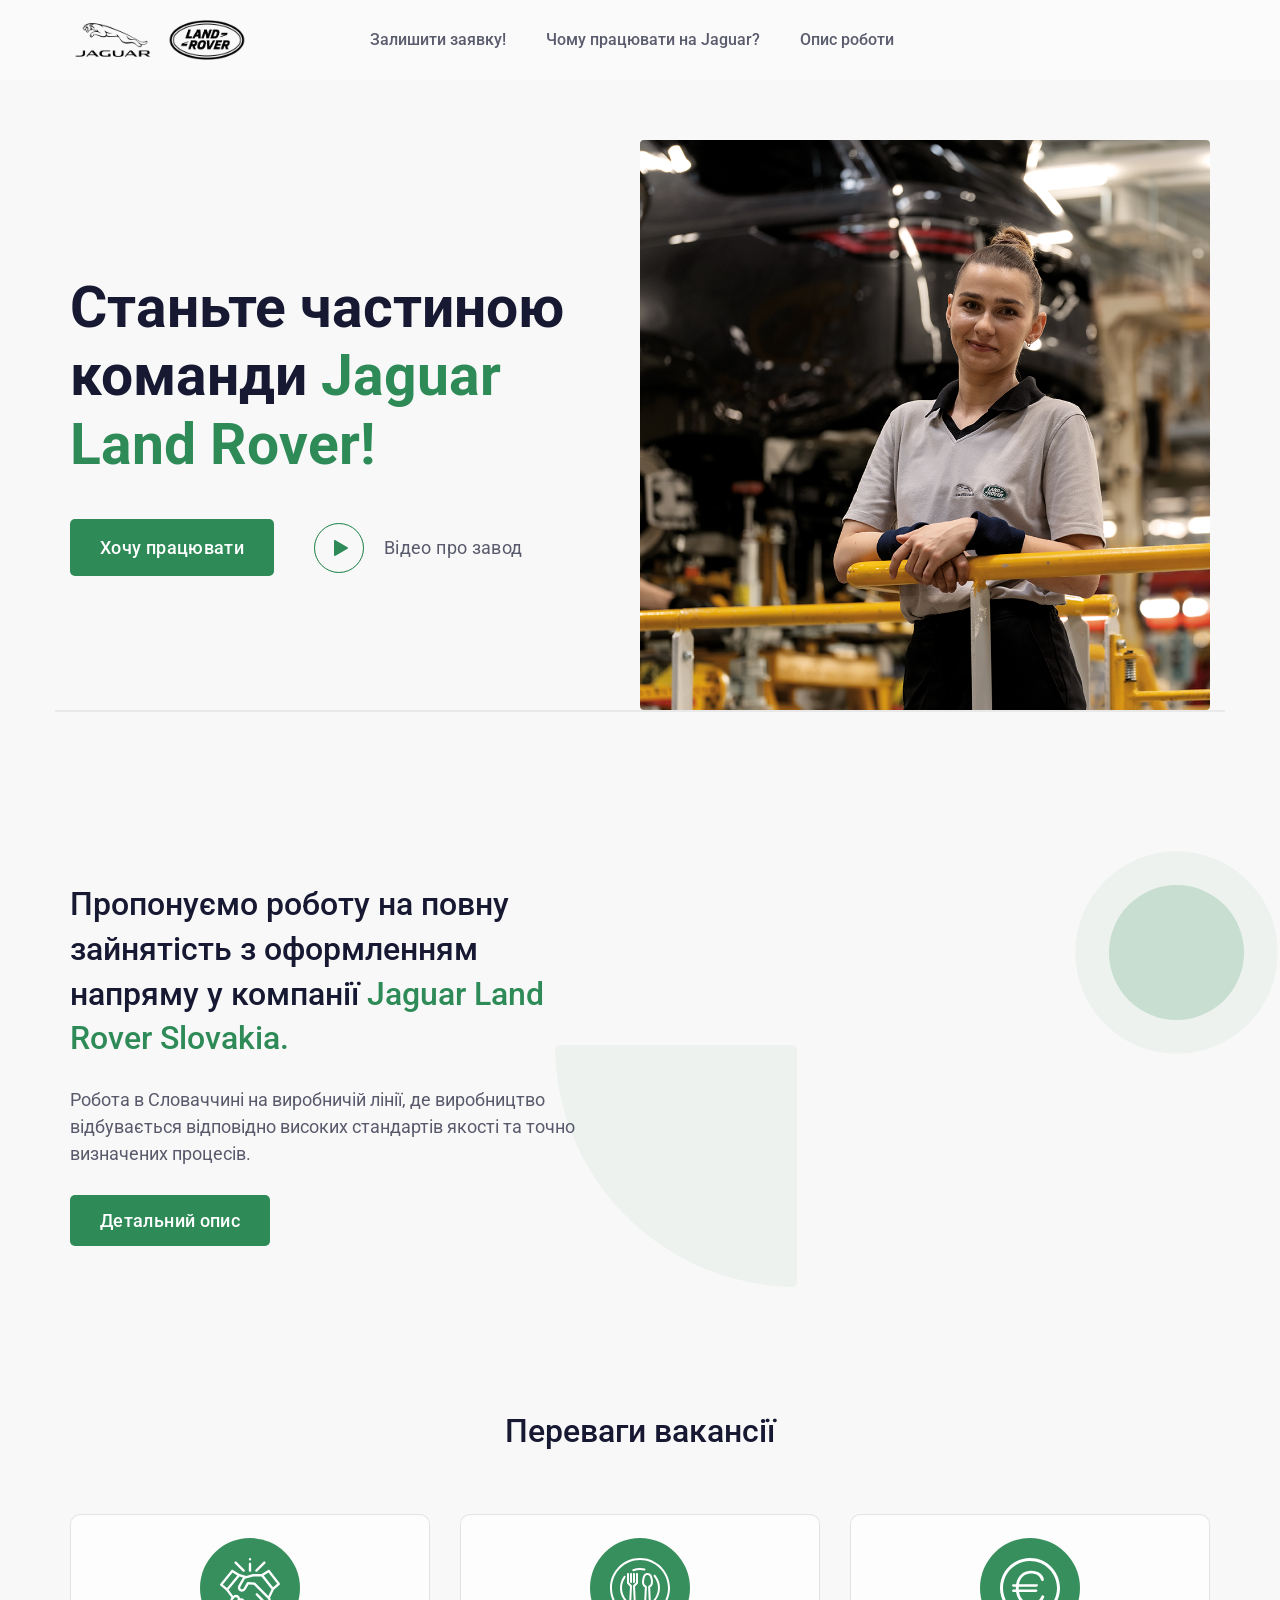
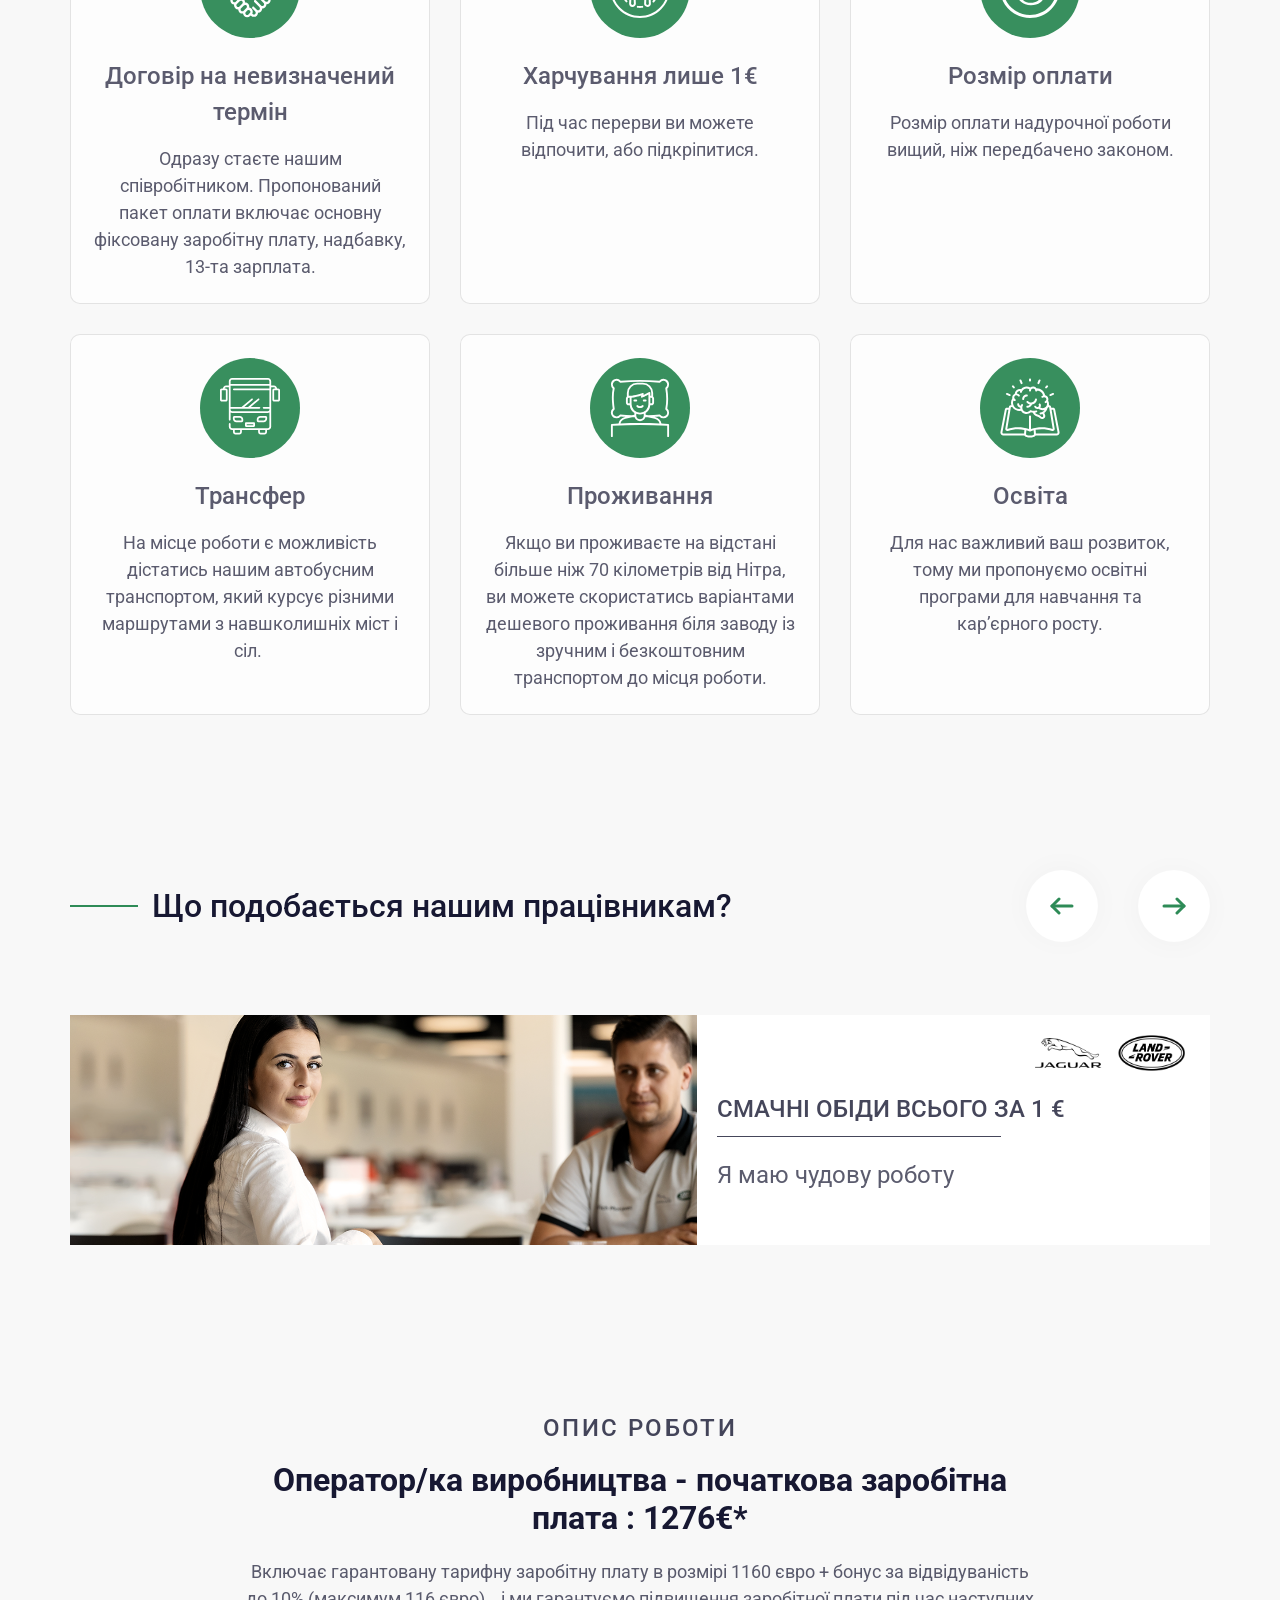
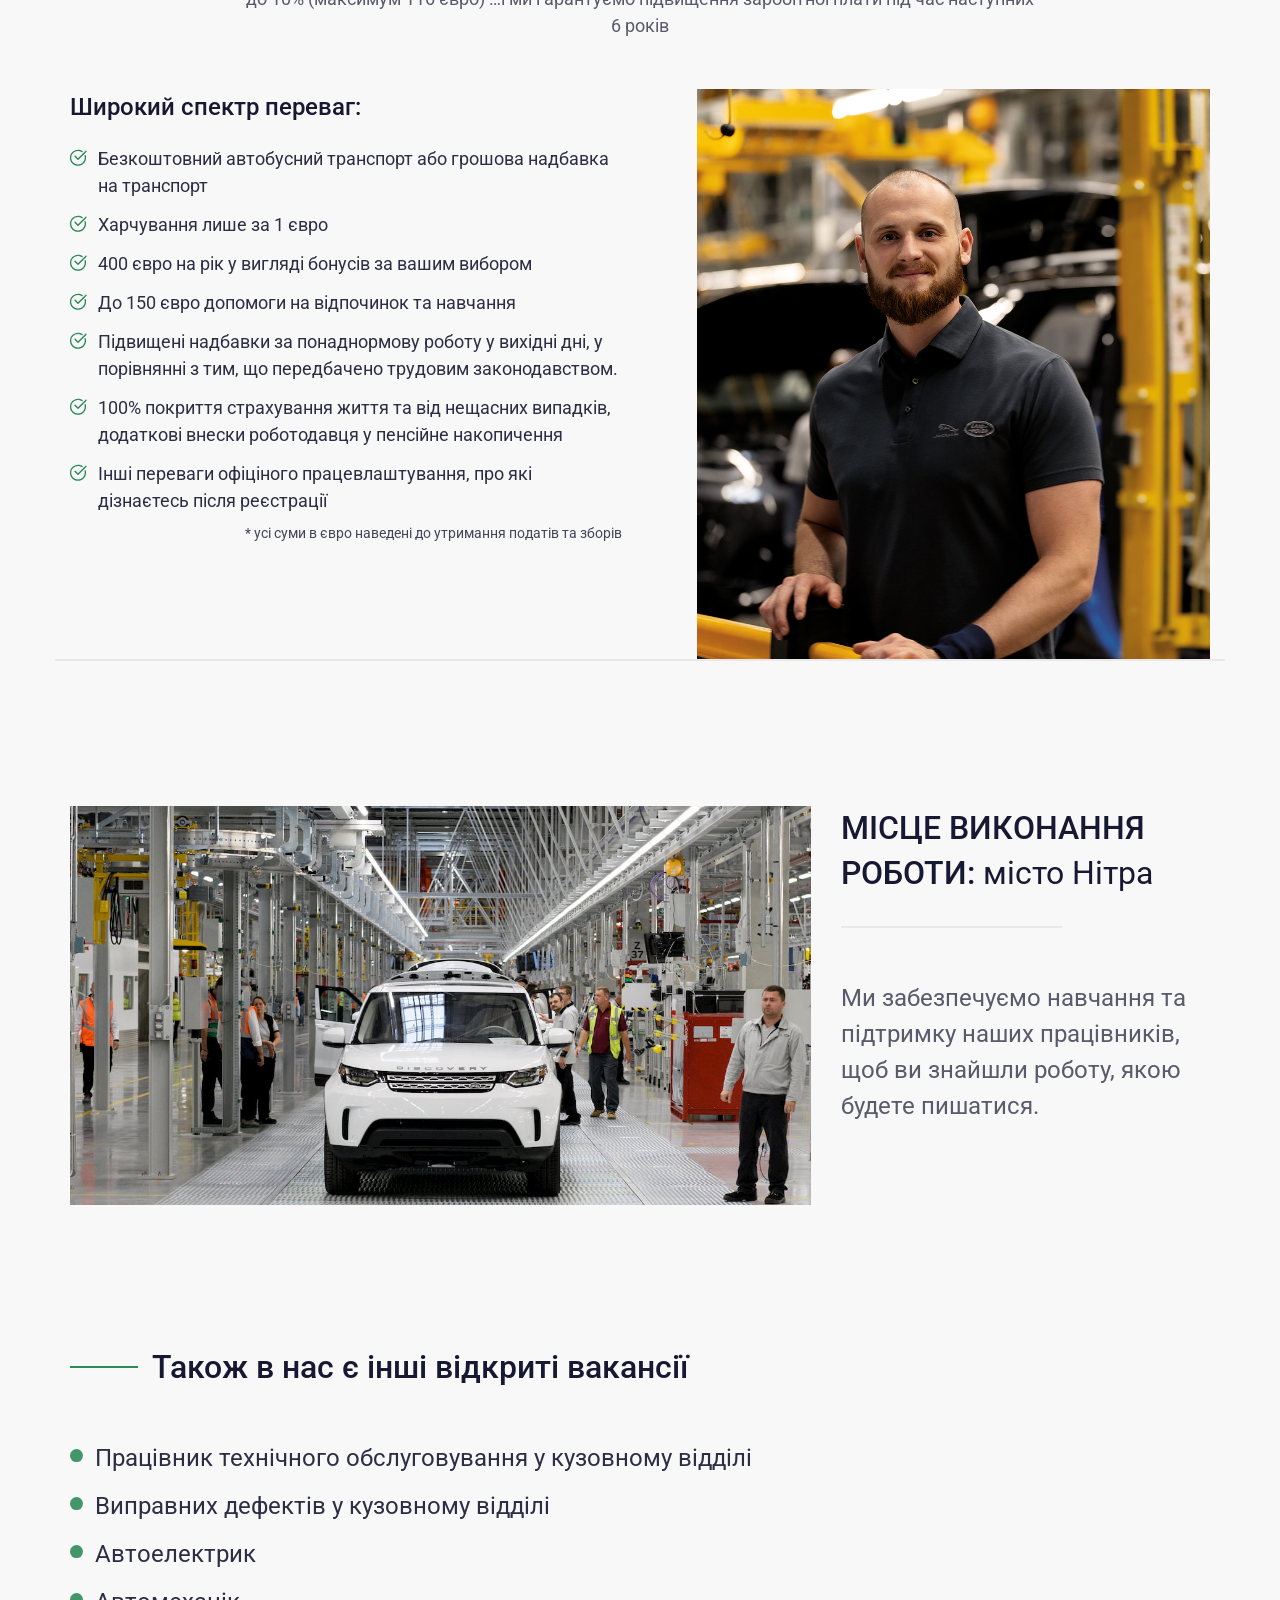
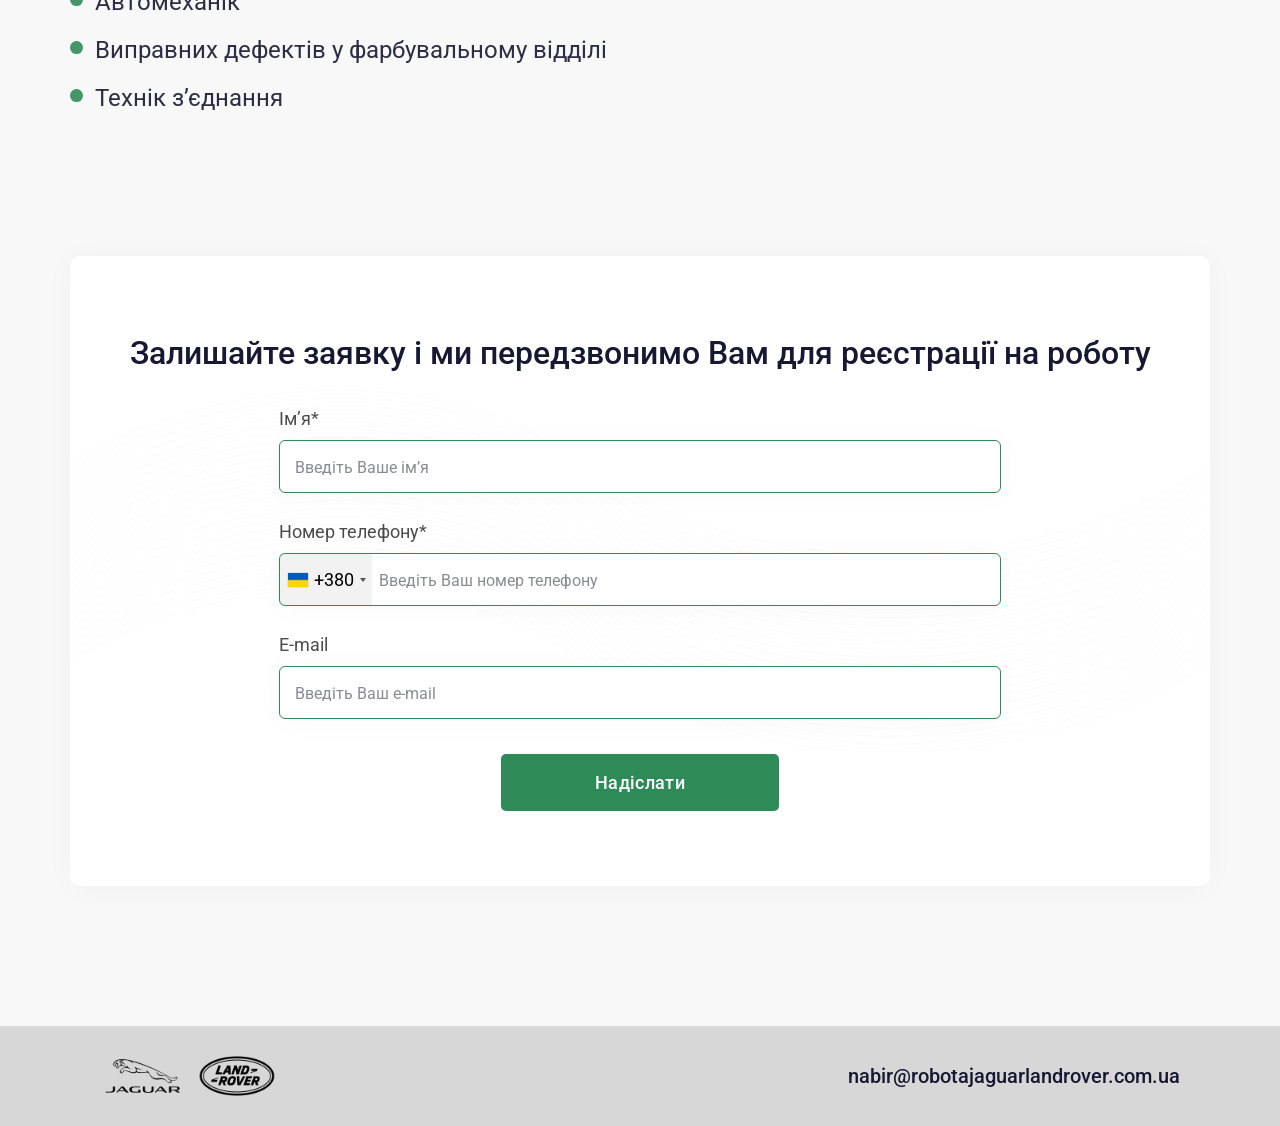
<file: index.html>
<!DOCTYPE html>
<html lang="uk">

<head>
    <meta charset="UTF-8">
    <meta http-equiv="X-UA-Compatible" content="IE=edge">
    <meta name="viewport" content="width=device-width, initial-scale=1.0">
    <link rel="stylesheet" href="css/style.css">
    <link rel="stylesheet" href="https://cdn.jsdelivr.net/npm/swiper@8/swiper-bundle.min.css">
    <link rel="stylesheet" href="tel/css/intlTelInput.css">
    <link rel="shortcut icon" href="img/icon/favicon.ico">
    <title>Робота в Словаччині на Jaguar Land Rover
    </title>
</head>

<body>
    <div class="wrapper">

        <header class="header">
            <div class="header__container">
                <a href="#" class="header__logo">
                    <img src="img/cropped-JLR-logo.png" alt="">
                </a>
                <nav class="header__menu menu">
                    <ul class="menu__list">
                        <li class="menu__item">
                            <a data-goto=".form-page" href="#" class="menu__link">Залишити заявку! </a>
                        </li>
                        <li class="menu__item">
                            <a data-goto=".benefits-page" href="#" class="menu__link">Чому працювати на Jaguar? </a>
                        </li>
                        <li class="menu__item">
                            <a data-goto=".work-page" href="#" class="menu__link">Опис роботи</a>
                        </li>
                    </ul>
                </nav>
                <div class="header__burger burger">
                    <a class="burger__icon">
                        <span></span>
                    </a>
                </div>
            </div>
        </header>

        <main class="page">
            <section class="page__main main-page">
                <div class="main-page__container">
                    <div class="main-page__content">
                        <h1 class="main-page__title">
                            Станьте частиною команди <span>Jaguar Land Rover!</span>
                        </h1>
                        <div class="main-page__actions actions-main">
                            <a data-goto=".form-page" class="actions-main__button button">Хочу працювати</a>
                            <a class="actions-main__play" target="_blank"
                                href="https://www.youtube.com/watch?v=NEhsQ5lwHX8"><span>Відео
                                    про завод </span></a>
                        </div>
                        <div class="main-page__image main-page__image--mobile">
                            <img src="img/1.png" alt="Працівник">
                        </div>
                    </div>
                    <div class="main-page__image">
                        <img src="img/1.png" alt="Працівник">
                    </div>
                </div>
            </section>

            <section class="page__about about-page">
                <div class="about-page__container">
                    <div class="about-page__row">
                        <div class="about-page__content">
                            <h2 class="about-page__title">Пропонуємо роботу на повну зайнятість з оформленням напряму у
                                компанії<span> Jaguar Land Rover Slovakia.</span></h2>
                            <div class="about-page__text">Робота в Словаччині на виробничій лінії, де виробництво
                                відбувається
                                відповідно високих стандартів якості та точно визначених процесів.
                            </div>
                        </div>
                        <div class="about-page__video ibg">
                            <iframe src="https://www.youtube.com/embed/NEhsQ5lwHX8" title="YouTube video player"
                                allow="accelerometer; autoplay; clipboard-write; encrypted-media; gyroscope; picture-in-picture"
                                allowfullscreen></iframe>
                            <div class="decor"></div>
                        </div>
                    </div>
                    <a data-goto=".work-page" class="about-page__button button">Детальний опис</a>
                </div>
            </section>

            <section class="page__benefits benefits-page">
                <div class="benefits-page__container">
                    <h2 class="benefits-page__title">Переваги вакансії</h2>
                    <div class="benefits-page__items">
                        <div class="benefits-page__item item-benefits">
                            <div class="item-benefits__icon">
                                <img src="img/benefits/handshake-1.svg" alt="рукостискання">
                            </div>
                            <div class="item-benefits__title">Договір на невизначений термін</div>
                            <div class="item-benefits__text">Oдразу стаєте нашим співробітником. Пропонований пакет
                                оплати включає основну фіксовану заробітну плату, надбавку, 13-та зарплата.
                            </div>
                        </div>
                        <div class="benefits-page__item item-benefits">
                            <div class="item-benefits__icon">
                                <img src="img/benefits/dish.svg" alt="харчування">
                            </div>
                            <div class="item-benefits__title">Харчування лише 1€</div>
                            <div class="item-benefits__text">Під час перерви ви можете відпочити, або підкріпитися.
                            </div>
                        </div>
                        <div class="benefits-page__item item-benefits">
                            <div class="item-benefits__icon">
                                <img src="img/benefits/euro-1.svg" alt="євро">
                            </div>
                            <div class="item-benefits__title">Розмір оплати</div>
                            <div class="item-benefits__text">Розмір оплати надурочної роботи вищий, ніж передбачено
                                законом.
                            </div>
                        </div>
                        <div class="benefits-page__item item-benefits">
                            <div class="item-benefits__icon">
                                <img src="img/benefits/bus.svg" alt="бус">
                            </div>
                            <div class="item-benefits__title">Трансфер</div>
                            <div class="item-benefits__text">На місце роботи є можливість дістатись нашим автобусним
                                транспортом, який курсує різними маршрутами з навшколишніх міст і сіл. 
                            </div>
                        </div>
                        <div class="benefits-page__item item-benefits">
                            <div class="item-benefits__icon">
                                <img src="img/benefits/sleeping.svg" alt="проживання">
                            </div>
                            <div class="item-benefits__title">Проживання</div>
                            <div class="item-benefits__text">Якщо ви проживаєте на відстані більше ніж 70 кілометрів від
                                Нітра, ви можете скористатись варіантами дешевого проживання біля заводу із зручним і
                                безкоштовним транспортом до місця роботи.
                            </div>
                        </div>
                        <div class="benefits-page__item item-benefits">
                            <div class="item-benefits__icon">
                                <img src="img/benefits/book.svg" alt="освіта">
                            </div>
                            <div class="item-benefits__title">Освіта</div>
                            <div class="item-benefits__text">Для нас важливий ваш розвиток, тому ми пропонуємо освітні
                                програми для навчання та кар’єрного росту.

                            </div>
                        </div>
                    </div>
                </div>
            </section>

            <section class="page__slider slider-page">
                <div class="slider-page__container">
                    <div class="slider-page__header">
                        <h2 class="slider-page__title title">Що подобається нашим працівникам?</h2>
                        <div class="slider-page__controls">
                            <button type="button" class="slider-page__arrow slider-page__arrow--left"></button>
                            <button type="button" class="slider-page__arrow slider-page__arrow--right"></button>
                        </div>
                    </div>
                    <div class="slider-page__slider swiper">
                        <div class="slider-page__wrapper image-slider swiper-wrapper">
                            <div class="slider-page__slide swiper-slide">
                                <div class="image-slider__image">
                                    <img src="img/1UA.png" alt="image">
                                </div>
                                <div class="image-slider__content slider-content">
                                    <div class="slider-content__logo">
                                        <img src="img/cropped-JLR-logo.png" alt="лого">
                                    </div>
                                    <div class="slider-content__title">Маю договір на невизначений строк</div>
                                    <div class="slider-content__text">Я маю чудову роботу</div>
                                </div>
                            </div>

                            <div class="slider-page__slide image-slider swiper-slide">
                                <div class="image-slider__image">
                                    <img src="img/2UA.png" alt="image">
                                </div>
                                <div class="image-slider__content slider-content">
                                    <div class="slider-content__logo">
                                        <img src="img/cropped-JLR-logo.png" alt="лого">
                                    </div>
                                    <div class="slider-content__title">Смачні обіди всього за 1 €</div>
                                    <div class="slider-content__text">Я маю чудову роботу</div>
                                </div>
                            </div>
                            <div class="slider-page__slide image-slider swiper-slide">
                                <div class="image-slider__image">
                                    <img src="img/3UA.png" alt="image">
                                </div>
                                <div class="image-slider__content slider-content">
                                    <div class="slider-content__logo">
                                        <img src="img/cropped-JLR-logo.png" alt="лого">
                                    </div>
                                    <div class="slider-content__title">Отримую щомісячні бонуси</div>
                                    <div class="slider-content__text">Я маю чудову роботу</div>
                                </div>
                            </div>
                            <div class="slider-page__slide swiper-slide">
                                <div class="image-slider__image">
                                    <img src="img/4UA.png" alt="image">
                                </div>
                                <div class="image-slider__content slider-content">
                                    <div class="slider-content__logo">
                                        <img src="img/cropped-JLR-logo.png" alt="лого">
                                    </div>
                                    <div class="slider-content__title">Безкоштовні тренінги для кар'єрного розвитку
                                    </div>
                                    <div class="slider-content__text">Я маю чудову роботу</div>
                                </div>
                            </div>
                            <div class="slider-page__slide swiper-slide">
                                <div class="image-slider__image">
                                    <img src="img/5UA.png" alt="image">
                                </div>
                                <div class="image-slider__content slider-content">
                                    <div class="slider-content__logo">
                                        <img src="img/cropped-JLR-logo.png" alt="лого">
                                    </div>
                                    <div class="slider-content__title">Безкоштовний трансфер до місця роботи</div>
                                    <div class="slider-content__text">Я маю чудову роботу</div>
                                </div>
                            </div>

                        </div>
                    </div>
                </div>
            </section>

            <section class="page__work work-page">
                <div class="work-page__container">
                    <div class="work-page__header">
                        <h3 class="work-page__label">Опис роботи</h3>
                        <h3 class="work-page__title">Оператор/ка виробництва -
                            початкова заробітна плата : 1276€*
                        </h3>
                        <h3 class="work-page__text">Bключає гарантовану тарифну заробітну плату в розмірі 1160 євро
                            + бонус за відвідуваність до 10% (максимум 116 євро)
                            …і ми гарантуємо підвищення заробітної плати під час наступних 6 років
                        </h3>
                    </div>
                    <div class="work-page__body">
                        <div class="work-page__content content-work">
                            <div class="content-work__title">Широкий спектр переваг:</div>
                            <ul class="content-work__list">
                                <li>Безкоштовний автобусний транспорт або грошова надбавка на транспорт</li>
                                <li>Харчування лише за 1 євро</li>
                                <li>400 євро на рік у вигляді бонусів за вашим вибором</li>
                                <li>До 150 євро допомоги на відпочинок та навчання</li>
                                <li>Підвищені надбавки за понаднормову роботу у вихідні дні, у порівнянні з тим, що
                                    передбачено трудовим законодавством.</li>
                                <li>100% покриття страхування життя та від нещасних випадків, додаткові внески
                                    роботодавця у
                                    пенсійне накопичення</li>
                                <li>Інші переваги офіціного працевлаштування, про які дізнаєтесь після реєстрації
                                </li>
                            </ul>
                            <div class="content-work__text">* усі суми в євро наведені до утримання податів та зборів
                            </div>
                        </div>
                        <div class="work-page__image ibg">
                            <img src="img/2.png" alt="Робота">
                        </div>
                    </div>
                </div>
            </section>

            <section class="page__location location-page">
                <div class="location-page__container">
                    <div class="location-page__image ibg">
                        <img src="img/a86f6cb8-eba3-445c-be76-f1ad46ae2a42.jpeg" alt="Місце роботи">
                    </div>
                    <div class="location-page__content">
                        <h2 class="location-page__title"><span>МІСЦЕ ВИКОНАННЯ РОБОТИ:</span> місто Нітра
                        </h2>
                        <div class="location-page__text">Ми забезпечуємо навчання та підтримку наших працівників, щоб ви
                            знайшли роботу, якою будете пишатися.
                        </div>
                    </div>
                </div>
            </section>

            <section class="page__vacancy vacancy-page">
                <div class="vacancy-page__container">
                    <h2 class="vacancy-page__title title">Також в нас є інші відкриті вакансії</h2>
                    <ul class="vacancy-page__list">
                        <li>Працівник технічного обслуговування у кузовному відділі</li>
                        <li>Виправних дефектів у кузовному відділі</li>
                        <li>Автоелектрик</li>
                        <li>Автомеханік</li>
                        <li>Виправних дефектів у фарбувальному відділі</li>
                        <li>Технік з’єднання</li>
                    </ul>
                </div>
            </section>

            <section class="page__form form-page">
                <div class="form-page__container">
                    <div class="form-page__content">
                        <h2 class="form-page__title">Залишайте заявку і ми передзвонимо Вам для реєстрації на роботу
                        </h2>
                        <form action="#" class="form-page__form form">
                            <div class="form__line">
                                <label for="name" class="form__label">Ім’я*</label>
                                <input class="form__input" id="name" required type="text" name="name"
                                    placeholder="Введіть Ваше ім’я">
                            </div>
                            <div class="form__line">
                                <label for="phone" class="form__label">Номер телефону*</label>
                                <input class="form__input" id="phone" required autocomplete="off" type="tel"
                                    name="e-mail" placeholder="Введіть Ваш номер телефону">
                            </div>
                            <div class="form__line">
                                <label for="e-mail" class="form__label">E-mail</label>
                                <input class="form__input" id="e-mail" autocomplete="off" type="email" name="e-mail"
                                    placeholder="Введіть Ваш e-mail">
                            </div>
                            <button type="submit" class="form__button button"><span>Надіслати</span></button>
                        </form>
                    </div>
                </div>
            </section>
        </main>

        <footer class="footer">
            <div class="footer__container">
                <div class="footer__content">
                    <div class="footer__logo">
                        <img src="img/cropped-JLR-logo.png" alt="logo">
                    </div>
                    <a href="mailto:nabir@robotajaguarlandrover.com.ua"
                        class="footer__text">nabir@robotajaguarlandrover.com.ua</a>
                </div>
            </div>
        </footer>

    </div>
    <script src="https://ajax.googleapis.com/ajax/libs/jquery/1.9.1/jquery.min.js"></script>
    <script src="tel/js/intlTelInput.js"></script>
    <script src="https://cdn.jsdelivr.net/npm/swiper@8/swiper-bundle.min.js"></script>
    <script src="app.js"></script>
</body>

</html>
</file>
<file: css/style.css>
@import url('reset.css');
@import url('fonts.css');
@import url('components.css');


[class*="__container"] {
    max-width: 1170px;
    margin: 0 auto;
    padding: 0 15px 0px 15px
}

body._lock {
    overflow: hidden;
}

.page {
    background: #F8F8F8;
}
.page__main {
}
.page__about {
}
.page__benefits {
}
.page__slider {
}
.page__work {
}
.page__location {
}
.page__vacancy {
}
.page__form {
}
/* ============================================== */

body {
    font-family: "Roboto", sans-serif;
    font-size: 1.125rem;
}

.header {
    position: fixed;
    top: 0;
    left: 0;
    width: 100%;
    padding: 20px 0;
    z-index: 100;
    background-color: #ffffff5a;
 
}
.header__container {
    display: flex;
    align-items: center;
    gap: 120px;
}

.header__logo {
    flex: 0 0 180px;
    z-index: 5;
}

.header__logo img {
    max-width: 100%;
}

.header__menu {
    flex: 1 1 auto;
}

@media (min-width: 767px) {
    .menu__list {
        display: flex;
        flex-wrap: wrap;
        column-gap: 40px;
        row-gap: 15px;
    }
}

.menu__link {
    position: relative;
    font-weight: 500;
    font-size: 16px;
    line-height: 1.6;
    padding-bottom: 15px;
    color: hsla(238, 37%, 14%, 0.7);
}

.menu__link:before {
	display: inline-block;
	position: absolute;
	left: 0;
    bottom: 0;
	width: 0;
	height: 2px;
	background-color: #2E8B57;
	content: "";
	transition: width 0.3s ease-out;
}

@media (any-hover: hover){
	.menu__link:hover:before,
    .menu__link:focus:before {
	width: 100%;
    }
}

.burger {
    display: none;
}

@media (max-width:990px){
	.header__container {
        gap: 70px;
    }
    .menu__list {
    column-gap: 25px;
  }
}

@media (max-width: 767px) {

	.header__container {
        justify-content: space-between;
    }

  .burger {
    position: relative;
    z-index: 5;
    display: block;
    width: 40px;
    height: 30px;
    cursor: pointer;
  }

  .burger__icon span,
  .burger__icon::before,
  .burger__icon::after {
    left: 0;
    position: absolute;
    height: 10%;
    width: 100%;
    background-color: rgb(0, 0, 0);
    transition: all 0.3s ease 0s;
  }

  .burger__icon::before,
  .burger__icon::after {
    content: "";
  }

  .burger__icon::before {
    top: 0;
  }

  .burger__icon::after {
    bottom: 0;
  }

  .burger__icon span {
    top: 50%;
    transform: scale(1) translate(0px, -50%);
  }

  .burger__icon._active span {
    transform: scale(0) translate(0px, -50%);
  }

  .burger__icon._active::before {
    top: 50%;
    transform: rotate(-45deg) translate(0px, -50%);
  }

  .burger__icon._active::after {
    bottom: 50%;
    transform: rotate(45deg) translate(0px, 50%);
  }

  .menu {
    position: fixed;
    top: 0;
    left: -100%;
    width: 100%;
    height: 100%;
    background-color:  hsla(146, 50%, 36%, 0.95);
    padding: 100px 30px 30px 30px;
    transition: left 0.3s ease 0s;
    overflow: auto;
    text-align: center;
  }

  .menu._active {
    left: 0;
  }

  .menu__item:not(:last-child) {
    margin-bottom: 30px;
  }

  .menu__item {
    text-align: center;
  }

  .menu__link {
    color: #fff;
    font-size: 32px;
  }

  .menu__list::before {
    content: "";
    position: fixed;
    width: 100%;
    top: 0;
    left: 0;
    height: 80px;
    background-color: #F8F8F8;
    z-index: 2;
  }
}

/* ============================================== */

.main-page {
    padding: 140px 0 70px 0;
    background: #F8F8F8;
}
.main-page__container {
    display: flex;
    align-items: center;
    border-bottom: 2px solid rgba(0, 0, 0, 0.06);
}
.main-page__content {
    flex: 1 1 50%;
    padding-right: 15px;
}
.main-page__title {
    font-weight: 700;
    font-size: 57px;
    line-height: 1.2;
    color: #171832;
    margin-bottom: 20px;
}

.main-page__title:not(:last-child) {
    margin-bottom: 40px;
}

.main-page__title span {
    color: #2E8B57;
}

.main-page__actions {
   
}

.actions-main {
    display: flex;
    align-items: center;
    gap: 40px;
}

.actions-main__button {
    flex: 0 0 auto;
}

.actions-main__play {
    position: relative;
    line-height: 1.5;
    letter-spacing: 0.02em;
    color: hsla(238, 37%, 14%, 0.7);
    display: inline-flex;
    gap: 20px;
    align-items: center;

}

.actions-main__play::before {
    content: '';
    align-items: center;
    flex: 0 0 50px;
    width: 50px;
    height: 50px;
    border-radius: 50%;
    border: 1px solid #2E8B57;
    background: url('../img/icon/play.svg') 55% no-repeat;
}

.actions-main__play::after {
    content: '';
    position: absolute;
    width: 50px;
    height: 50px;
    border-radius: 50%;
    border: 1px solid #2E8B57;
    opacity: 0.3;
    animation: play 0.7s linear infinite alternate-reverse;
}

@keyframes play {
    0%{
        opacity: 0.3;
        transform: scale(1);
    }
    100%{
        opacity: 0.5;
        transform: scale(1.6);
    }
}

@media (any-hover: hover){
	.actions-main__play:hover::after{
        animation-play-state: paused;        
    }
}

.main-page__image {
    flex: 1 1 50%;
    align-self: start;
    border-radius: 4px;
    overflow: hidden;
}

.main-page__image img {
    max-width: 100%;
}

.main-page__image--mobile {
    display: none;
}

@media (max-width:990px) {

    .main-page {
        padding: 110px 0 30px 0;
    }

    .main-page__content {
        flex: 1 1 65%;
    }

    .main-page__title {
        font-size: 42px;
        margin-bottom: 25px;
    }

    .main-page__image {
        flex: 0 1 35%;
        border-radius: 4px;
        overflow: hidden;
    }

}

@media (max-width:767px) {

    .main-page {
        padding: 90px 0 25px 0;
    }

    .main-page__container {
        text-align: center;
        border-bottom: none;
    }

    .main-page__content {
        flex: 1 1 100%;
        padding-right: 0;
    }

    .main-page__title {
        font-size: 42px;
    }

    .main-page__image {
        display: none;
    }  

    .main-page__image--mobile {
        display: block;
    }

    .main-page__actions {
        flex-direction: column;
        margin-bottom: 30px;
    }
}


/* =================================== */


.about-page {
    padding: 100px 0;
}
.about-page__container {
 
}

.about-page__row {
    display: flex;
}

.about-page__content {
    flex: 1 1 auto;
    padding-right: 60px;
    color: #171832;
}

.about-page__title {
    font-weight: 500;
    font-size: 32px;
    line-height: 1.4;
    margin-bottom: 25px;
}

.about-page__title span{
    font-weight: 500;
    font-size: 32px;
    line-height: 1.4;
    color: #2E8B57;

}

.about-page__text {
    line-height: 1.5;
    opacity: 0.7;
    margin-bottom: 40px;
}

.about-page__button {
}

.about-page__video {
    flex: 0 0 50%;
    padding-bottom: 20%;
}

.about-page__video iframe {
    z-index: 2;
}

.decor {
    position: absolute;
    background: url('../img/decor/about_decor_1.svg') no-repeat;
    width: 484px;
    height: 484px;
    top: 50%;
    left: -15%;
}

.about-page__video::before {
    position: absolute;
    content: '';
    background-color: #2E8B57;
    border-radius: 50%;
    opacity: 0.05;
    width: 135px;
    height: 135px;
    top: 1%;
    right: -6%;
    transform: scale(1.5);
}

.about-page__video::after {
    position: absolute;
    content: '';
    background-color: #2E8B57;
    border-radius: 50%;
    opacity: 0.2;
    width: 135px;
    height: 135px;
    top: 1%;
    right: -6%;
}


@media (max-width:990px) {
    .about-page__row {
       flex-direction: column;
       margin-bottom: 30px;
       text-align: center;
    }
    .about-page {
        padding: 30px 0;
    }
    .about-page__title {
        font-size: 32px;
    }
    .about-page__video {
        padding-bottom: 50%; 
        justify-self: stretch; 
    }
    .about-page__content {
        padding-right: 0;
    }

    .decor,
    .about-page__video::before,
    .about-page__video::after {
        display: none;
    }
  
    .about-page__button {
        display: flex;
        justify-content: center;
        max-width: 45%;
        margin: 0 auto;   
    }

}

@media (max-width:767px) {
    .about-page {
        padding: 25px 0;
    }
    .about-page__title {
        font-size: 26px;
    }

      .about-page__text {
        font-size: 16px;
    }

     .about-page__title {
        margin-bottom: 20px;
    }
    
    .about-page__text {
        line-height: 1.5;
        opacity: 0.7;
        margin-bottom: 25px;
    }
    
}

@media (max-width:560px) {

    .about-page__button {
        max-width: 90%;
    }
}

/* =================================================== */


.benefits-page {
    padding: 75px 0;
}

.benefits-page__title {
    font-weight: 500;
    font-size: 32px;
    line-height: 1.4;
    color: #171832;
    text-align: center;
    margin-bottom: 60px;
}

.benefits-page__items {
    display: grid;
    gap: 30px;
    grid-template-columns: repeat(auto-fit, minmax(290px,1fr));
}

.benefits-page__item {
}

.item-benefits {
    background: hsla(0, 0%, 100%, 0.7);
    padding: 23px;
    border: 1px solid rgba(0, 0, 0, 0.1);
    border-radius: 10px;
    display: flex;
    flex-direction: column;
    justify-content: center;
    align-items: center;
}

.item-benefits__icon {
    width: 100px;
    height: 100px;
    background-color:  hsla(146, 50%, 36%, 0.95);
    border-radius: 50%;
    display: flex;
    align-items: center;
    justify-content: center;
    margin-bottom: 20px;
}

.item-benefits__icon img {
   max-width: 60%;
}

.item-benefits__title { 
    font-weight: 500;
    font-size: 24px;
    line-height: 1.5;
    text-align: center;
    color: #171832;
    opacity: 0.7;
    margin-bottom: 15px;
}

.item-benefits__text {
    flex: 1 1 auto;
    line-height: 1.5;
    text-align: center;
    color: #171832;
    opacity: 0.7;
}

@media (max-width:990px) {
    .benefits-page {
        padding: 30px 0;
    }

    .benefits-page__title {
        font-size: 28px;
        margin-bottom: 30px;
    }
}

@media (max-width:767px) {
    .benefits-page {
        padding: 25px 0;
    }

    .benefits-page__title {
        font-size: 26px;
        margin-bottom: 20px;
    }
}

/* ======================================================== */

.slider-page {
    padding: 80px 0;
}

.slider-page__container {
}

.slider-page__header {
    display: flex;
    justify-content: space-between;
    gap: 20px;
    align-items: center;
    margin-bottom: 73px;
}

.slider-page__title {
    flex: 1 1 auto;
}

.slider-page__controls {
    display: flex;
    align-items: center;
    gap: 40px;
}

.slider-page__arrow {
    width: 72px;
    height: 72px;
    background: #FFFFFF url(../img/icon/arrow.svg) center no-repeat;
    border-radius: 50%;
    box-shadow: 0px 2px 30px rgba(0, 0, 0, 0.03);
    transition: background-color 0.3s ease 0s;
}

.swiper-button-disabled {
    opacity: 0.4;
    cursor: default;
}

.slider-page__arrow--left {
    transform: rotate(180deg);
}

@media (any-hover: hover){
	.slider-page__arrow:hover {
		background-color:rgb(231, 231, 231);
    }
}

.slider-page__slider {

}

.slider-page__wrapper {
    
}

.slider-page__container {
    min-height: 385px; 
}


.slider-page__slide {
    background-color: #fff;
    display: flex;
    
}

.image-slider__image {
	position: relative;
    flex: 0 1 55%;
    min-height: 230px;
}


.image-slider__image img {
    object-fit: cover;
    position: absolute;
	top: 0;
	left: 0;
	width: 100%;
	height: 100%;
}

.slider-content {
    flex: 1 1 45%;
    display: flex;
    gap: 20px;
    padding: 20px;
    flex-direction: column;

}
.slider-content__logo {
    flex: 0 0 auto;
    max-width: 160px;
    align-self: flex-end;
}

.slider-content__logo img{
    max-width: 100%;
}

.slider-content__title {
    text-transform: uppercase;
    position: relative;
    font-weight: 500;
    font-size: 24px;
    line-height: 1.5;
    color: #171832;
    opacity: 0.8;
    padding-bottom: 10px;
}

.slider-content__title::before {
    content: "";
    position: absolute;
    display: inline-block;
    bottom: 0;
    width: 60%;
    height: 1px;
    background-color: #171832;
}

.slider-content__text {
    font-size: 24px;
    line-height: 1.5;
    color: #171832;
    opacity: 0.7;
}


@media (max-width: 990px) {
    .slider-page {
        padding: 30px 0;
    }

    .slider-page__controls {
        gap: 30px;
    }

    .slider-page__header {
        margin-bottom: 40px;
    }
}

@media (max-width: 767px) {
    .slider-page {
        padding: 25px 0;
    }

    .slider-page__container {
        margin-right: -15px;
    }

    .slider-page__slide {
        flex-direction: column;
    }

    .slider-page__header {
        flex-direction: column;
        margin-bottom: 20px;
    }

    .slider-page__title {  
        font-size: 20px;
        line-height: 1.3;
    }

    .slider-page__arrow {
        width: 62px;
        height: 62px;
    }

    .image-slider__image {
        min-height: 170px;
    }

    .slider-content__title,
    .slider-content__text {
        font-size: 22px;
 
    }
}


/* ====================================================================== */


.work-page {
    padding: 75px 0;
}

.work-page__container {
   border-bottom: 2px solid rgba(0, 0, 0, 0.06);
}

.work-page__header {
    text-align: center;
    margin: 0 auto;
    max-width: 800px;
    margin-bottom: 50px;
}

.work-page__label {
    font-weight: 500;
    font-size: 24px;
    line-height: 1.5;
    color: #171832;
    opacity: 0.8;
    text-transform: uppercase;
    letter-spacing: 0.1em;
}

.work-page__label:not(:last-child) {
    margin-bottom: 15px;
}

.work-page__title {
    font-weight: 700;
    font-size: 32px;
    line-height: 1.2;
    color: #171832;
    margin-bottom: 20px;
}

.work-page__title:not(:last-child) {
    margin-bottom: 20px;
}

.work-page__text {
    line-height: 1.5;
    color: #171832;
    opacity: 0.7;
}

.work-page__body {
    display: flex;
    align-items: flex-start;
    gap: 15px;
}

.work-page__content {
    flex: 1 1 auto;
    padding-right: 60px;
}

.content-work {
}

.content-work__title {
    font-weight: 500;
    font-size: 24px;
    line-height: 1.5;
    color: #171832;
    margin-bottom: 20px;
}

.content-work__list li {
    line-height: 1.5;
    display: flex;
    gap: 12px;
    color: hsla(238, 37%, 14%, 0.9);
}

.content-work__list li:not(:last-child) {
    margin-bottom: 12px;
}

.content-work__list:not(:last-child) {
    margin-bottom: 12px;
}

.content-work__text {
    font-size: 14px;
    color: #171832;
    opacity: 0.8;
    text-align: right;
}

.content-work__list li::before {
    content: '';
    flex: 0 0 16px;
    width: 16px;
    height: 16px;
    background: url('../img/icon/check.svg') center  no-repeat;
    transform: translateY(30%) scale(1.1);
    transition: transform 0.2s ease 0s;
}

@media (any-hover: hover){
	.content-work__list li:hover::before {
        transform: scale(1.2);
    }
}

.work-page__image {
    flex: 0 0 45%;
    padding-bottom: 50%;
}


@media (max-width: 990px) {
    .work-page {
        padding: 30px 0;
    }


    .work-page__container {
        border-bottom: none;
     }

    .work-page__header {
        margin-bottom: 30px;
    }

    .work-page__label {
        font-size: 22px;
        margin-bottom: 10px;
    }
    .work-page__body {
        flex-direction: column;
        align-items: stretch;
    }

    .work-page__content {
        padding-right: 0;
    }

    .work-page__image {    
        padding-bottom: 70%;
    }

    .work-page__image img {
        object-position: top;
    }
    
}


@media (max-width: 767px) {
    .work-page {
        padding: 25px 0;
    }

    .work-page__header {
        margin-bottom: 20px;
    }

    .work-page__label {
        font-size: 18px;
        margin-bottom: 10px;
    }

     .work-page__title {
        font-size: 22px;
    }

    .content-work__title {
        font-size: 22px;
    }
}

/* ================================== */

.location-page {
    padding: 70px 0;
}

.location-page__container {
    display: flex;
    align-self: flex-start;
}

.location-page__content {
    flex: 1 1 auto;
    padding-left: 30px;
}

.location-page__title {
    font-size: 32px;
    line-height: 1.4;
    margin-bottom: 25px;
    color: #171832;
    padding-bottom: 15px;
}

.location-page__title::after {
    content: '';
    display: inline-block;
    width: 60%;
    height: 2px;
    background-color: rgba(0, 0, 0, 0.06);
}


.location-page__title span {
    text-transform: uppercase;
    font-weight: 500;
    font-size: 32px;
    line-height: 1.4;
}

.location-page__text {
    line-height: 1.5;
    color: #171832;
    font-size: 24px;
    opacity: 0.7;
}

.location-page__image {
    flex: 0 0 65%;
    padding-bottom: 35%;
}

.location-page__image img {
    max-width: 100%;
}

@media (max-width: 990px) {
    .location-page {
        padding: 30px 0;
    }

    .location-page__container {
        flex-direction: column-reverse;
        align-items: stretch;
    }

    .location-page__content {
        text-align: center;
        padding-left: 0;
    }

    .location-page__title {
        font-size: 24px;
        padding-bottom: 0;
        line-height: 1.1;
        margin-bottom: 15px;
    }

    .location-page__title span { 
        font-size: 28px;
        line-height: 1.1;
    }

    .location-page__text {
        font-size: 20px;
        margin-bottom: 20px;
    }

    .location-page__image {
        padding-bottom: 70%;
       }
}

@media (max-width: 767px) {
    .location-page {
        padding: 25px 0;
    }

    .location-page__title {
        font-size: 22px;
        line-height: 1;
        margin-bottom: 10px;
    }
    .location-page__title span { 
        font-size: 24px;
        line-height: 1;
    }

    .location-page__text {
        font-size: 18px;
        margin-bottom: 15px;
    }
}

/* ======================================== */

.vacancy-page {
    padding: 70px 0;
}

.vacancy-page__container {
}

.vacancy-page__title {
    margin-bottom: 50px;
}


.vacancy-page__list{
    display: inline-block;
}

.vacancy-page__list li {
    line-height: 1.5;
    font-size: 24px;
    display: flex;
    gap: 12px;
    color: hsla(238, 37%, 14%, 0.9);
}

.vacancy-page__list li:not(:last-child) {
    margin-bottom: 12px;
}

.vacancy-page__list li::before {
    flex: 0 0 13px;
    content: '';
    width: 13px;
    height: 13px;
    border-radius: 50%;
    background-color: #2E8B57;
    transform: translateY(70%);
    opacity: 0.9;
}

@media (max-width: 990px) {
    .vacancy-page {
        padding: 30px 0;
    }

    .vacancy-page__title {
        margin-bottom: 30px;
    }

    .vacancy-page__list li {
        font-size: 22px;
    }
}


@media (max-width: 767px) {
    .vacancy-page {
        padding: 25px 0;
    }

    .vacancy-page__title {
        margin-bottom: 15px;
    }

    .vacancy-page__list li {
        font-size: 20px;
    }
}

/* =========================================== */

.form-page {
    padding: 70px 0 140px 0;
}
.form-page__content {
    padding: 75px 0;
    background: #FFFFFF url(../img/decor/bg_form.svg) center no-repeat;
    box-shadow: 0px 2px 30px rgba(0, 0, 0, 0.03);
    border-radius: 10px;
}

.form-page__title {
    font-weight: 500;
    font-size: 32px;
    line-height: 1.4;
    text-align: center;
    color: #171832;
    margin-bottom: 30px;
}

.form-page__form {
    padding: 0 15px;
}

.form {
    display: flex;
    align-items: center;
    flex-direction: column;
    gap: 25px;
}

.form__line {
    width: 65%;
}

.form__label {
    font-size: 18px;
    line-height: 150%;
    text-align: center;
    color: #000000;
    opacity: 0.7;
    display: inline-block;
    margin-bottom: 8px;
    cursor: pointer;
}

.form__input {
    border: 1px solid  #2E8B57;
    padding: 15px;
    box-shadow: 0px 2px 30px rgba(0, 0, 0, 0.03);
    border-radius: 6px;
}

.form__input:focus,
.button:focus {
    outline: 1px solid  #6f7174;
    box-shadow: 3px 2px 4px #424551;
}

.form__input::placeholder {
    font-size: 16px;
    line-height: 150%;
    color: #171832;
    opacity: 0.5;
}

.form__button {
    margin-top: 10px;
    min-width: 25%;
}

@media (max-width: 990px) {
    .form-page__content {
        padding: 35px 0 70px 0;
    }

    .form-page {
        padding: 30px 0;
    }

    .form-page__title {
        font-size: 24px;
        margin-bottom: 20px;
    }

}


@media (max-width:767px) {

    .form-page__content {
        padding: 25px 0 50px 0;
    }

    .form {
        gap: 20px;
    }

    .form-page {
        padding: 25px 0 35px 0;
    }

    .form-page__title {
        font-size: 22px;
    }

    .form__line {
        width: 100%;
    }

    
    .form__button {
		width: 100%;
	}
}


/* ===================================== */

.footer {
    background-color: #d8d7d7;;
}

.footer__content{
    display: flex;
    gap: 30px;
    justify-content: space-between;
    align-items: center;
    padding: 30px;
}

.footer__container {
}


.footer__logo {
    flex: 0 0 auto;
    max-width: 180px;
}

.footer__logo img{
    max-width: 100%;
}

.footer__text {
    font-weight: 500;
    font-size: 20px;
    line-height: 1.6;
    color: #171832;
}

@media (max-width:650px) {

    .footer__content {
        flex-direction: column;
    }

    .footer__text {
        font-size: 18px;
    }
}

.iti__flag {background-image: url("../tel/img/flags.png");}

@media (-webkit-min-device-pixel-ratio: 2), (min-resolution: 192dpi) {
  .iti__flag {background-image: url("../tel/img/flags@2x.png");}
}
</file>
<file: tel/css/intlTelInput.css>
.iti {
  position: relative;}
  .iti * {
    box-sizing: border-box;
    -moz-box-sizing: border-box; }
  .iti__hide {
    display: none; }
  .iti__v-hide {
    visibility: hidden; }
  .iti input, .iti input[type=text], .iti input[type=tel] {
    position: relative;
    z-index: 0;
    margin-top: 0 !important;
    margin-bottom: 0 !important;
    padding-right: 36px;
    margin-right: 0; }
  .iti__flag-container {
    position: absolute;
    top: 0;
    bottom: 0;
    right: 0;
    padding: 1px; }
  .iti__selected-flag {
    z-index: 1;
    position: relative;
    display: flex;
    align-items: center;
    height: 100%;
    padding: 0 6px 0 8px; }
  .iti__arrow {
    margin-left: 6px;
    width: 0;
    height: 0;
    border-left: 3px solid transparent;
    border-right: 3px solid transparent;
    border-top: 4px solid #555; }
    .iti__arrow--up {
      border-top: none;
      border-bottom: 4px solid #555; }
  .iti__country-list {
    position: absolute;
    z-index: 2;
    list-style: none;
    text-align: left;
    padding: 0;
    margin: 0 0 0 -1px;
    box-shadow: 1px 1px 4px rgba(0, 0, 0, 0.2);
    background-color: white;
    border: 1px solid #CCC;
    white-space: nowrap;
    max-height: 200px;
    overflow-y: scroll;
    -webkit-overflow-scrolling: touch; }
    .iti__country-list--dropup {
      bottom: 100%;
      margin-bottom: -1px; }
    @media (max-width: 500px) {
      .iti__country-list {
        white-space: normal; } }
  .iti__flag-box {
    display: inline-block;
    width: 20px; }
  .iti__divider {
    padding-bottom: 5px;
    margin-bottom: 5px;
    border-bottom: 1px solid #CCC; }
  .iti__country {
    padding: 5px 10px;
    outline: none; }
  .iti__dial-code {
    color: #999; }
  .iti__country.iti__highlight {
    background-color: rgba(0, 0, 0, 0.05); }
  .iti__flag-box, .iti__country-name, .iti__dial-code {
    vertical-align: middle; }
  .iti__flag-box, .iti__country-name {
    margin-right: 6px; }
  .iti--allow-dropdown input, .iti--allow-dropdown input[type=text], .iti--allow-dropdown input[type=tel], .iti--separate-dial-code input, .iti--separate-dial-code input[type=text], .iti--separate-dial-code input[type=tel] {
    padding-right: 6px;
    padding-left: 52px;
    margin-left: 0; }
  .iti--allow-dropdown .iti__flag-container, .iti--separate-dial-code .iti__flag-container {
    right: auto;
    left: 0; }
  .iti--allow-dropdown .iti__flag-container:hover {
    cursor: pointer; }
    .iti--allow-dropdown .iti__flag-container:hover .iti__selected-flag {
      background-color: rgba(0, 0, 0, 0.05); }
  .iti--allow-dropdown input[disabled] + .iti__flag-container:hover,
  .iti--allow-dropdown input[readonly] + .iti__flag-container:hover {
    cursor: default; }
    .iti--allow-dropdown input[disabled] + .iti__flag-container:hover .iti__selected-flag,
    .iti--allow-dropdown input[readonly] + .iti__flag-container:hover .iti__selected-flag {
      background-color: transparent; }
  .iti--separate-dial-code .iti__selected-flag {
    background-color: rgba(0, 0, 0, 0.05); }
  .iti--separate-dial-code .iti__selected-dial-code {
    margin-left: 6px; }
  .iti--container {
    position: absolute;
    top: -1000px;
    left: -1000px;
    z-index: 1060;
    padding: 1px; }
    .iti--container:hover {
      cursor: pointer; }

.iti-mobile .iti--container {
  top: 30px;
  bottom: 30px;
  left: 30px;
  right: 30px;
  position: fixed; }

.iti-mobile .iti__country-list {
  max-height: 100%;
  width: 100%; }

.iti-mobile .iti__country {
  padding: 10px 10px;
  line-height: 1.5em; }

.iti__flag {
  width: 20px; }
  .iti__flag.iti__be {
    width: 18px; }
  .iti__flag.iti__ch {
    width: 15px; }
  .iti__flag.iti__mc {
    width: 19px; }
  .iti__flag.iti__ne {
    width: 18px; }
  .iti__flag.iti__np {
    width: 13px; }
  .iti__flag.iti__va {
    width: 15px; }
  @media (-webkit-min-device-pixel-ratio: 2), (min-resolution: 192dpi) {
    .iti__flag {
      background-size: 5652px 15px; } }
  .iti__flag.iti__ac {
    height: 10px;
    background-position: 0px 0px; }
  .iti__flag.iti__ad {
    height: 14px;
    background-position: -22px 0px; }
  .iti__flag.iti__ae {
    height: 10px;
    background-position: -44px 0px; }
  .iti__flag.iti__af {
    height: 14px;
    background-position: -66px 0px; }
  .iti__flag.iti__ag {
    height: 14px;
    background-position: -88px 0px; }
  .iti__flag.iti__ai {
    height: 10px;
    background-position: -110px 0px; }
  .iti__flag.iti__al {
    height: 15px;
    background-position: -132px 0px; }
  .iti__flag.iti__am {
    height: 10px;
    background-position: -154px 0px; }
  .iti__flag.iti__ao {
    height: 14px;
    background-position: -176px 0px; }
  .iti__flag.iti__aq {
    height: 14px;
    background-position: -198px 0px; }
  .iti__flag.iti__ar {
    height: 13px;
    background-position: -220px 0px; }
  .iti__flag.iti__as {
    height: 10px;
    background-position: -242px 0px; }
  .iti__flag.iti__at {
    height: 14px;
    background-position: -264px 0px; }
  .iti__flag.iti__au {
    height: 10px;
    background-position: -286px 0px; }
  .iti__flag.iti__aw {
    height: 14px;
    background-position: -308px 0px; }
  .iti__flag.iti__ax {
    height: 13px;
    background-position: -330px 0px; }
  .iti__flag.iti__az {
    height: 10px;
    background-position: -352px 0px; }
  .iti__flag.iti__ba {
    height: 10px;
    background-position: -374px 0px; }
  .iti__flag.iti__bb {
    height: 14px;
    background-position: -396px 0px; }
  .iti__flag.iti__bd {
    height: 12px;
    background-position: -418px 0px; }
  .iti__flag.iti__be {
    height: 15px;
    background-position: -440px 0px; }
  .iti__flag.iti__bf {
    height: 14px;
    background-position: -460px 0px; }
  .iti__flag.iti__bg {
    height: 12px;
    background-position: -482px 0px; }
  .iti__flag.iti__bh {
    height: 12px;
    background-position: -504px 0px; }
  .iti__flag.iti__bi {
    height: 12px;
    background-position: -526px 0px; }
  .iti__flag.iti__bj {
    height: 14px;
    background-position: -548px 0px; }
  .iti__flag.iti__bl {
    height: 14px;
    background-position: -570px 0px; }
  .iti__flag.iti__bm {
    height: 10px;
    background-position: -592px 0px; }
  .iti__flag.iti__bn {
    height: 10px;
    background-position: -614px 0px; }
  .iti__flag.iti__bo {
    height: 14px;
    background-position: -636px 0px; }
  .iti__flag.iti__bq {
    height: 14px;
    background-position: -658px 0px; }
  .iti__flag.iti__br {
    height: 14px;
    background-position: -680px 0px; }
  .iti__flag.iti__bs {
    height: 10px;
    background-position: -702px 0px; }
  .iti__flag.iti__bt {
    height: 14px;
    background-position: -724px 0px; }
  .iti__flag.iti__bv {
    height: 15px;
    background-position: -746px 0px; }
  .iti__flag.iti__bw {
    height: 14px;
    background-position: -768px 0px; }
  .iti__flag.iti__by {
    height: 10px;
    background-position: -790px 0px; }
  .iti__flag.iti__bz {
    height: 14px;
    background-position: -812px 0px; }
  .iti__flag.iti__ca {
    height: 10px;
    background-position: -834px 0px; }
  .iti__flag.iti__cc {
    height: 10px;
    background-position: -856px 0px; }
  .iti__flag.iti__cd {
    height: 15px;
    background-position: -878px 0px; }
  .iti__flag.iti__cf {
    height: 14px;
    background-position: -900px 0px; }
  .iti__flag.iti__cg {
    height: 14px;
    background-position: -922px 0px; }
  .iti__flag.iti__ch {
    height: 15px;
    background-position: -944px 0px; }
  .iti__flag.iti__ci {
    height: 14px;
    background-position: -961px 0px; }
  .iti__flag.iti__ck {
    height: 10px;
    background-position: -983px 0px; }
  .iti__flag.iti__cl {
    height: 14px;
    background-position: -1005px 0px; }
  .iti__flag.iti__cm {
    height: 14px;
    background-position: -1027px 0px; }
  .iti__flag.iti__cn {
    height: 14px;
    background-position: -1049px 0px; }
  .iti__flag.iti__co {
    height: 14px;
    background-position: -1071px 0px; }
  .iti__flag.iti__cp {
    height: 14px;
    background-position: -1093px 0px; }
  .iti__flag.iti__cr {
    height: 12px;
    background-position: -1115px 0px; }
  .iti__flag.iti__cu {
    height: 10px;
    background-position: -1137px 0px; }
  .iti__flag.iti__cv {
    height: 12px;
    background-position: -1159px 0px; }
  .iti__flag.iti__cw {
    height: 14px;
    background-position: -1181px 0px; }
  .iti__flag.iti__cx {
    height: 10px;
    background-position: -1203px 0px; }
  .iti__flag.iti__cy {
    height: 14px;
    background-position: -1225px 0px; }
  .iti__flag.iti__cz {
    height: 14px;
    background-position: -1247px 0px; }
  .iti__flag.iti__de {
    height: 12px;
    background-position: -1269px 0px; }
  .iti__flag.iti__dg {
    height: 10px;
    background-position: -1291px 0px; }
  .iti__flag.iti__dj {
    height: 14px;
    background-position: -1313px 0px; }
  .iti__flag.iti__dk {
    height: 15px;
    background-position: -1335px 0px; }
  .iti__flag.iti__dm {
    height: 10px;
    background-position: -1357px 0px; }
  .iti__flag.iti__do {
    height: 14px;
    background-position: -1379px 0px; }
  .iti__flag.iti__dz {
    height: 14px;
    background-position: -1401px 0px; }
  .iti__flag.iti__ea {
    height: 14px;
    background-position: -1423px 0px; }
  .iti__flag.iti__ec {
    height: 14px;
    background-position: -1445px 0px; }
  .iti__flag.iti__ee {
    height: 13px;
    background-position: -1467px 0px; }
  .iti__flag.iti__eg {
    height: 14px;
    background-position: -1489px 0px; }
  .iti__flag.iti__eh {
    height: 10px;
    background-position: -1511px 0px; }
  .iti__flag.iti__er {
    height: 10px;
    background-position: -1533px 0px; }
  .iti__flag.iti__es {
    height: 14px;
    background-position: -1555px 0px; }
  .iti__flag.iti__et {
    height: 10px;
    background-position: -1577px 0px; }
  .iti__flag.iti__eu {
    height: 14px;
    background-position: -1599px 0px; }
  .iti__flag.iti__fi {
    height: 12px;
    background-position: -1621px 0px; }
  .iti__flag.iti__fj {
    height: 10px;
    background-position: -1643px 0px; }
  .iti__flag.iti__fk {
    height: 10px;
    background-position: -1665px 0px; }
  .iti__flag.iti__fm {
    height: 11px;
    background-position: -1687px 0px; }
  .iti__flag.iti__fo {
    height: 15px;
    background-position: -1709px 0px; }
  .iti__flag.iti__fr {
    height: 14px;
    background-position: -1731px 0px; }
  .iti__flag.iti__ga {
    height: 15px;
    background-position: -1753px 0px; }
  .iti__flag.iti__gb {
    height: 10px;
    background-position: -1775px 0px; }
  .iti__flag.iti__gd {
    height: 12px;
    background-position: -1797px 0px; }
  .iti__flag.iti__ge {
    height: 14px;
    background-position: -1819px 0px; }
  .iti__flag.iti__gf {
    height: 14px;
    background-position: -1841px 0px; }
  .iti__flag.iti__gg {
    height: 14px;
    background-position: -1863px 0px; }
  .iti__flag.iti__gh {
    height: 14px;
    background-position: -1885px 0px; }
  .iti__flag.iti__gi {
    height: 10px;
    background-position: -1907px 0px; }
  .iti__flag.iti__gl {
    height: 14px;
    background-position: -1929px 0px; }
  .iti__flag.iti__gm {
    height: 14px;
    background-position: -1951px 0px; }
  .iti__flag.iti__gn {
    height: 14px;
    background-position: -1973px 0px; }
  .iti__flag.iti__gp {
    height: 14px;
    background-position: -1995px 0px; }
  .iti__flag.iti__gq {
    height: 14px;
    background-position: -2017px 0px; }
  .iti__flag.iti__gr {
    height: 14px;
    background-position: -2039px 0px; }
  .iti__flag.iti__gs {
    height: 10px;
    background-position: -2061px 0px; }
  .iti__flag.iti__gt {
    height: 13px;
    background-position: -2083px 0px; }
  .iti__flag.iti__gu {
    height: 11px;
    background-position: -2105px 0px; }
  .iti__flag.iti__gw {
    height: 10px;
    background-position: -2127px 0px; }
  .iti__flag.iti__gy {
    height: 12px;
    background-position: -2149px 0px; }
  .iti__flag.iti__hk {
    height: 14px;
    background-position: -2171px 0px; }
  .iti__flag.iti__hm {
    height: 10px;
    background-position: -2193px 0px; }
  .iti__flag.iti__hn {
    height: 10px;
    background-position: -2215px 0px; }
  .iti__flag.iti__hr {
    height: 10px;
    background-position: -2237px 0px; }
  .iti__flag.iti__ht {
    height: 12px;
    background-position: -2259px 0px; }
  .iti__flag.iti__hu {
    height: 10px;
    background-position: -2281px 0px; }
  .iti__flag.iti__ic {
    height: 14px;
    background-position: -2303px 0px; }
  .iti__flag.iti__id {
    height: 14px;
    background-position: -2325px 0px; }
  .iti__flag.iti__ie {
    height: 10px;
    background-position: -2347px 0px; }
  .iti__flag.iti__il {
    height: 15px;
    background-position: -2369px 0px; }
  .iti__flag.iti__im {
    height: 10px;
    background-position: -2391px 0px; }
  .iti__flag.iti__in {
    height: 14px;
    background-position: -2413px 0px; }
  .iti__flag.iti__io {
    height: 10px;
    background-position: -2435px 0px; }
  .iti__flag.iti__iq {
    height: 14px;
    background-position: -2457px 0px; }
  .iti__flag.iti__ir {
    height: 12px;
    background-position: -2479px 0px; }
  .iti__flag.iti__is {
    height: 15px;
    background-position: -2501px 0px; }
  .iti__flag.iti__it {
    height: 14px;
    background-position: -2523px 0px; }
  .iti__flag.iti__je {
    height: 12px;
    background-position: -2545px 0px; }
  .iti__flag.iti__jm {
    height: 10px;
    background-position: -2567px 0px; }
  .iti__flag.iti__jo {
    height: 10px;
    background-position: -2589px 0px; }
  .iti__flag.iti__jp {
    height: 14px;
    background-position: -2611px 0px; }
  .iti__flag.iti__ke {
    height: 14px;
    background-position: -2633px 0px; }
  .iti__flag.iti__kg {
    height: 12px;
    background-position: -2655px 0px; }
  .iti__flag.iti__kh {
    height: 13px;
    background-position: -2677px 0px; }
  .iti__flag.iti__ki {
    height: 10px;
    background-position: -2699px 0px; }
  .iti__flag.iti__km {
    height: 12px;
    background-position: -2721px 0px; }
  .iti__flag.iti__kn {
    height: 14px;
    background-position: -2743px 0px; }
  .iti__flag.iti__kp {
    height: 10px;
    background-position: -2765px 0px; }
  .iti__flag.iti__kr {
    height: 14px;
    background-position: -2787px 0px; }
  .iti__flag.iti__kw {
    height: 10px;
    background-position: -2809px 0px; }
  .iti__flag.iti__ky {
    height: 10px;
    background-position: -2831px 0px; }
  .iti__flag.iti__kz {
    height: 10px;
    background-position: -2853px 0px; }
  .iti__flag.iti__la {
    height: 14px;
    background-position: -2875px 0px; }
  .iti__flag.iti__lb {
    height: 14px;
    background-position: -2897px 0px; }
  .iti__flag.iti__lc {
    height: 10px;
    background-position: -2919px 0px; }
  .iti__flag.iti__li {
    height: 12px;
    background-position: -2941px 0px; }
  .iti__flag.iti__lk {
    height: 10px;
    background-position: -2963px 0px; }
  .iti__flag.iti__lr {
    height: 11px;
    background-position: -2985px 0px; }
  .iti__flag.iti__ls {
    height: 14px;
    background-position: -3007px 0px; }
  .iti__flag.iti__lt {
    height: 12px;
    background-position: -3029px 0px; }
  .iti__flag.iti__lu {
    height: 12px;
    background-position: -3051px 0px; }
  .iti__flag.iti__lv {
    height: 10px;
    background-position: -3073px 0px; }
  .iti__flag.iti__ly {
    height: 10px;
    background-position: -3095px 0px; }
  .iti__flag.iti__ma {
    height: 14px;
    background-position: -3117px 0px; }
  .iti__flag.iti__mc {
    height: 15px;
    background-position: -3139px 0px; }
  .iti__flag.iti__md {
    height: 10px;
    background-position: -3160px 0px; }
  .iti__flag.iti__me {
    height: 10px;
    background-position: -3182px 0px; }
  .iti__flag.iti__mf {
    height: 14px;
    background-position: -3204px 0px; }
  .iti__flag.iti__mg {
    height: 14px;
    background-position: -3226px 0px; }
  .iti__flag.iti__mh {
    height: 11px;
    background-position: -3248px 0px; }
  .iti__flag.iti__mk {
    height: 10px;
    background-position: -3270px 0px; }
  .iti__flag.iti__ml {
    height: 14px;
    background-position: -3292px 0px; }
  .iti__flag.iti__mm {
    height: 14px;
    background-position: -3314px 0px; }
  .iti__flag.iti__mn {
    height: 10px;
    background-position: -3336px 0px; }
  .iti__flag.iti__mo {
    height: 14px;
    background-position: -3358px 0px; }
  .iti__flag.iti__mp {
    height: 10px;
    background-position: -3380px 0px; }
  .iti__flag.iti__mq {
    height: 14px;
    background-position: -3402px 0px; }
  .iti__flag.iti__mr {
    height: 14px;
    background-position: -3424px 0px; }
  .iti__flag.iti__ms {
    height: 10px;
    background-position: -3446px 0px; }
  .iti__flag.iti__mt {
    height: 14px;
    background-position: -3468px 0px; }
  .iti__flag.iti__mu {
    height: 14px;
    background-position: -3490px 0px; }
  .iti__flag.iti__mv {
    height: 14px;
    background-position: -3512px 0px; }
  .iti__flag.iti__mw {
    height: 14px;
    background-position: -3534px 0px; }
  .iti__flag.iti__mx {
    height: 12px;
    background-position: -3556px 0px; }
  .iti__flag.iti__my {
    height: 10px;
    background-position: -3578px 0px; }
  .iti__flag.iti__mz {
    height: 14px;
    background-position: -3600px 0px; }
  .iti__flag.iti__na {
    height: 14px;
    background-position: -3622px 0px; }
  .iti__flag.iti__nc {
    height: 10px;
    background-position: -3644px 0px; }
  .iti__flag.iti__ne {
    height: 15px;
    background-position: -3666px 0px; }
  .iti__flag.iti__nf {
    height: 10px;
    background-position: -3686px 0px; }
  .iti__flag.iti__ng {
    height: 10px;
    background-position: -3708px 0px; }
  .iti__flag.iti__ni {
    height: 12px;
    background-position: -3730px 0px; }
  .iti__flag.iti__nl {
    height: 14px;
    background-position: -3752px 0px; }
  .iti__flag.iti__no {
    height: 15px;
    background-position: -3774px 0px; }
  .iti__flag.iti__np {
    height: 15px;
    background-position: -3796px 0px; }
  .iti__flag.iti__nr {
    height: 10px;
    background-position: -3811px 0px; }
  .iti__flag.iti__nu {
    height: 10px;
    background-position: -3833px 0px; }
  .iti__flag.iti__nz {
    height: 10px;
    background-position: -3855px 0px; }
  .iti__flag.iti__om {
    height: 10px;
    background-position: -3877px 0px; }
  .iti__flag.iti__pa {
    height: 14px;
    background-position: -3899px 0px; }
  .iti__flag.iti__pe {
    height: 14px;
    background-position: -3921px 0px; }
  .iti__flag.iti__pf {
    height: 14px;
    background-position: -3943px 0px; }
  .iti__flag.iti__pg {
    height: 15px;
    background-position: -3965px 0px; }
  .iti__flag.iti__ph {
    height: 10px;
    background-position: -3987px 0px; }
  .iti__flag.iti__pk {
    height: 14px;
    background-position: -4009px 0px; }
  .iti__flag.iti__pl {
    height: 13px;
    background-position: -4031px 0px; }
  .iti__flag.iti__pm {
    height: 14px;
    background-position: -4053px 0px; }
  .iti__flag.iti__pn {
    height: 10px;
    background-position: -4075px 0px; }
  .iti__flag.iti__pr {
    height: 14px;
    background-position: -4097px 0px; }
  .iti__flag.iti__ps {
    height: 10px;
    background-position: -4119px 0px; }
  .iti__flag.iti__pt {
    height: 14px;
    background-position: -4141px 0px; }
  .iti__flag.iti__pw {
    height: 13px;
    background-position: -4163px 0px; }
  .iti__flag.iti__py {
    height: 11px;
    background-position: -4185px 0px; }
  .iti__flag.iti__qa {
    height: 8px;
    background-position: -4207px 0px; }
  .iti__flag.iti__re {
    height: 14px;
    background-position: -4229px 0px; }
  .iti__flag.iti__ro {
    height: 14px;
    background-position: -4251px 0px; }
  .iti__flag.iti__rs {
    height: 14px;
    background-position: -4273px 0px; }
  .iti__flag.iti__ru {
    height: 14px;
    background-position: -4295px 0px; }
  .iti__flag.iti__rw {
    height: 14px;
    background-position: -4317px 0px; }
  .iti__flag.iti__sa {
    height: 14px;
    background-position: -4339px 0px; }
  .iti__flag.iti__sb {
    height: 10px;
    background-position: -4361px 0px; }
  .iti__flag.iti__sc {
    height: 10px;
    background-position: -4383px 0px; }
  .iti__flag.iti__sd {
    height: 10px;
    background-position: -4405px 0px; }
  .iti__flag.iti__se {
    height: 13px;
    background-position: -4427px 0px; }
  .iti__flag.iti__sg {
    height: 14px;
    background-position: -4449px 0px; }
  .iti__flag.iti__sh {
    height: 10px;
    background-position: -4471px 0px; }
  .iti__flag.iti__si {
    height: 10px;
    background-position: -4493px 0px; }
  .iti__flag.iti__sj {
    height: 15px;
    background-position: -4515px 0px; }
  .iti__flag.iti__sk {
    height: 14px;
    background-position: -4537px 0px; }
  .iti__flag.iti__sl {
    height: 14px;
    background-position: -4559px 0px; }
  .iti__flag.iti__sm {
    height: 15px;
    background-position: -4581px 0px; }
  .iti__flag.iti__sn {
    height: 14px;
    background-position: -4603px 0px; }
  .iti__flag.iti__so {
    height: 14px;
    background-position: -4625px 0px; }
  .iti__flag.iti__sr {
    height: 14px;
    background-position: -4647px 0px; }
  .iti__flag.iti__ss {
    height: 10px;
    background-position: -4669px 0px; }
  .iti__flag.iti__st {
    height: 10px;
    background-position: -4691px 0px; }
  .iti__flag.iti__sv {
    height: 12px;
    background-position: -4713px 0px; }
  .iti__flag.iti__sx {
    height: 14px;
    background-position: -4735px 0px; }
  .iti__flag.iti__sy {
    height: 14px;
    background-position: -4757px 0px; }
  .iti__flag.iti__sz {
    height: 14px;
    background-position: -4779px 0px; }
  .iti__flag.iti__ta {
    height: 10px;
    background-position: -4801px 0px; }
  .iti__flag.iti__tc {
    height: 10px;
    background-position: -4823px 0px; }
  .iti__flag.iti__td {
    height: 14px;
    background-position: -4845px 0px; }
  .iti__flag.iti__tf {
    height: 14px;
    background-position: -4867px 0px; }
  .iti__flag.iti__tg {
    height: 13px;
    background-position: -4889px 0px; }
  .iti__flag.iti__th {
    height: 14px;
    background-position: -4911px 0px; }
  .iti__flag.iti__tj {
    height: 10px;
    background-position: -4933px 0px; }
  .iti__flag.iti__tk {
    height: 10px;
    background-position: -4955px 0px; }
  .iti__flag.iti__tl {
    height: 10px;
    background-position: -4977px 0px; }
  .iti__flag.iti__tm {
    height: 14px;
    background-position: -4999px 0px; }
  .iti__flag.iti__tn {
    height: 14px;
    background-position: -5021px 0px; }
  .iti__flag.iti__to {
    height: 10px;
    background-position: -5043px 0px; }
  .iti__flag.iti__tr {
    height: 14px;
    background-position: -5065px 0px; }
  .iti__flag.iti__tt {
    height: 12px;
    background-position: -5087px 0px; }
  .iti__flag.iti__tv {
    height: 10px;
    background-position: -5109px 0px; }
  .iti__flag.iti__tw {
    height: 14px;
    background-position: -5131px 0px; }
  .iti__flag.iti__tz {
    height: 14px;
    background-position: -5153px 0px; }
  .iti__flag.iti__ua {
    height: 14px;
    background-position: -5175px 0px; }
  .iti__flag.iti__ug {
    height: 14px;
    background-position: -5197px 0px; }
  .iti__flag.iti__um {
    height: 11px;
    background-position: -5219px 0px; }
  .iti__flag.iti__un {
    height: 14px;
    background-position: -5241px 0px; }
  .iti__flag.iti__us {
    height: 11px;
    background-position: -5263px 0px; }
  .iti__flag.iti__uy {
    height: 14px;
    background-position: -5285px 0px; }
  .iti__flag.iti__uz {
    height: 10px;
    background-position: -5307px 0px; }
  .iti__flag.iti__va {
    height: 15px;
    background-position: -5329px 0px; }
  .iti__flag.iti__vc {
    height: 14px;
    background-position: -5346px 0px; }
  .iti__flag.iti__ve {
    height: 14px;
    background-position: -5368px 0px; }
  .iti__flag.iti__vg {
    height: 10px;
    background-position: -5390px 0px; }
  .iti__flag.iti__vi {
    height: 14px;
    background-position: -5412px 0px; }
  .iti__flag.iti__vn {
    height: 14px;
    background-position: -5434px 0px; }
  .iti__flag.iti__vu {
    height: 12px;
    background-position: -5456px 0px; }
  .iti__flag.iti__wf {
    height: 14px;
    background-position: -5478px 0px; }
  .iti__flag.iti__ws {
    height: 10px;
    background-position: -5500px 0px; }
  .iti__flag.iti__xk {
    height: 15px;
    background-position: -5522px 0px; }
  .iti__flag.iti__ye {
    height: 14px;
    background-position: -5544px 0px; }
  .iti__flag.iti__yt {
    height: 14px;
    background-position: -5566px 0px; }
  .iti__flag.iti__za {
    height: 14px;
    background-position: -5588px 0px; }
  .iti__flag.iti__zm {
    height: 14px;
    background-position: -5610px 0px; }
  .iti__flag.iti__zw {
    height: 10px;
    background-position: -5632px 0px; }

.iti__flag {
  height: 15px;
  box-shadow: 0px 0px 1px 0px #888;
  background-image: url("../img/flags.png");
  background-repeat: no-repeat;
  background-color: #DBDBDB;
  background-position: 20px 0; }
  @media (-webkit-min-device-pixel-ratio: 2), (min-resolution: 192dpi) {
    .iti__flag {
      background-image: url("../img/flags@2x.png"); } }

.iti__flag.iti__np {
  background-color: transparent; }
</file>
